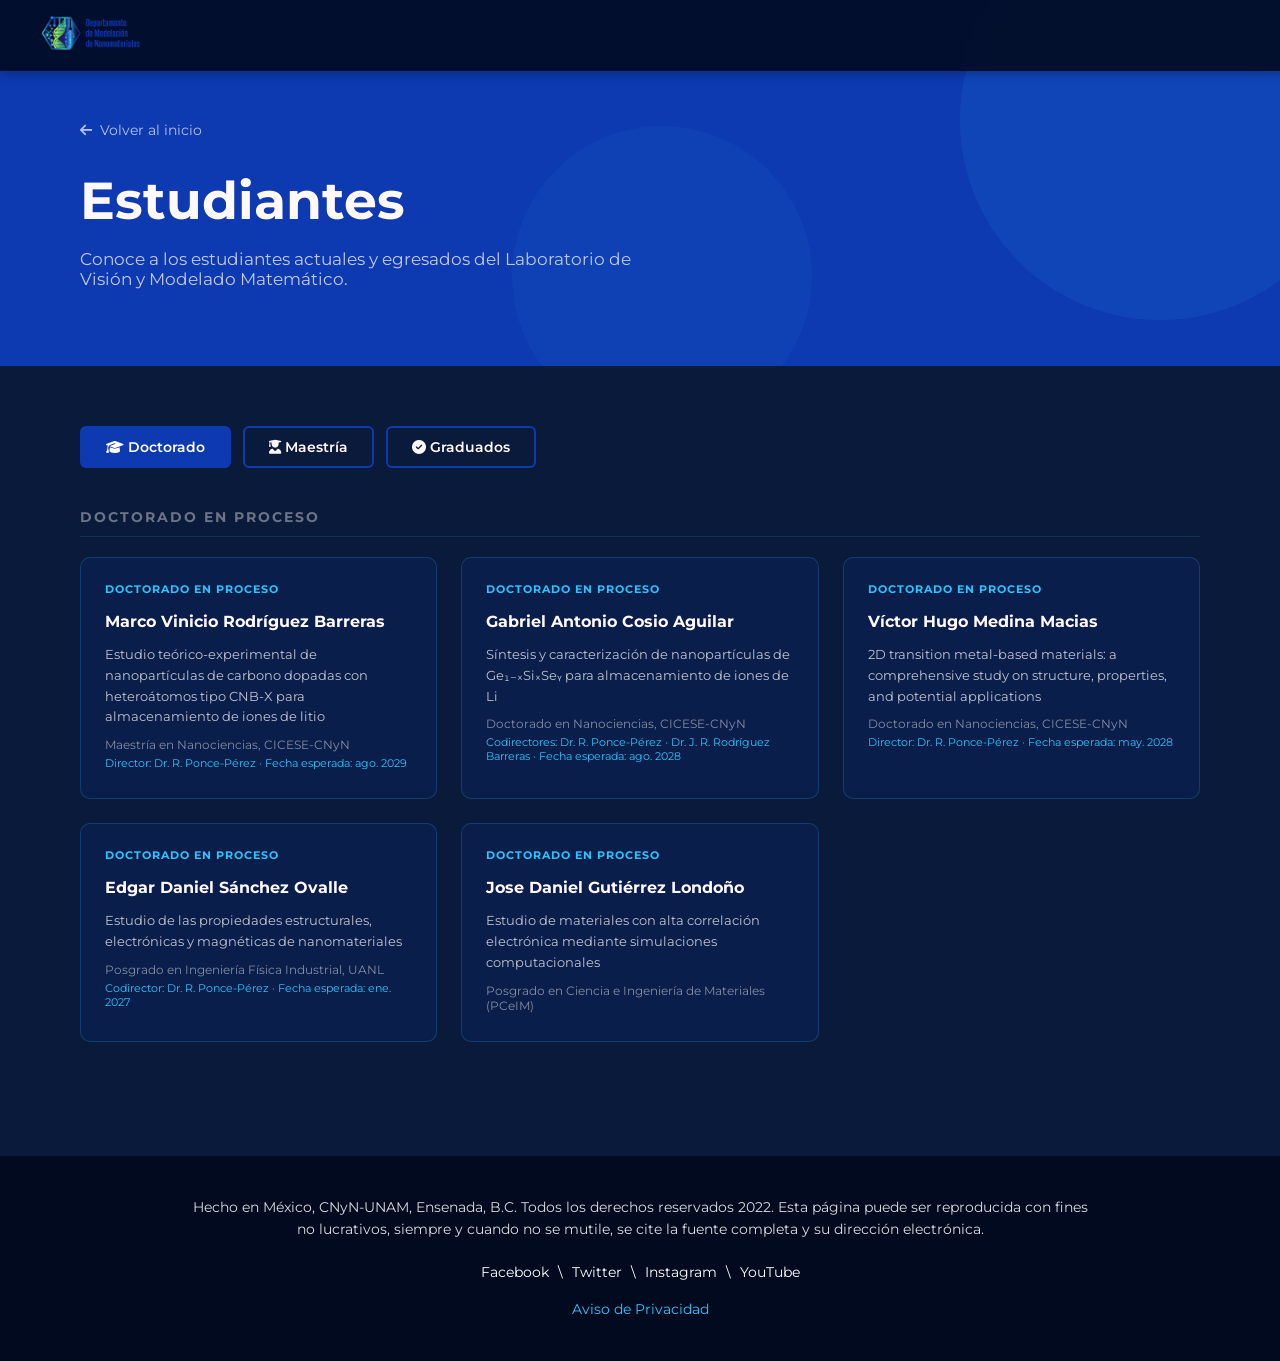
<file: estudiantes.html>
<!DOCTYPE html>
<html lang="es">

<head>
<meta charset="UTF-8">
<meta name="viewport" content="width=device-width, initial-scale=1">
<title>Estudiantes – LVMM</title>

<link rel="stylesheet" href="style.css">
<link rel="stylesheet" href="https://cdnjs.cloudflare.com/ajax/libs/font-awesome/6.5.0/css/all.min.css">
<link href="https://fonts.googleapis.com/css2?family=Montserrat:wght@300;400;600;700&display=swap" rel="stylesheet">

<style>
  /* PAGE HEADER */
  .page-header {
    background: var(--azul-principal);
    padding: 120px 80px 60px;
    position: relative;
    overflow: hidden;
  }

  .page-header::before {
    content: '';
    position: absolute;
    top: -80px; right: -80px;
    width: 400px; height: 400px;
    border-radius: 50%;
    background: rgba(44,196,252,0.08);
  }

  .page-header::after {
    content: '';
    position: absolute;
    bottom: -60px; left: 40%;
    width: 300px; height: 300px;
    border-radius: 50%;
    background: rgba(44,196,252,0.05);
  }

  .back-link {
    display: inline-flex;
    align-items: center;
    gap: 8px;
    color: rgba(255,249,251,0.7);
    text-decoration: none;
    font-size: 14px;
    margin-bottom: 30px;
    transition: 0.3s;
  }

  .back-link:hover { color: #2CC4FC; }

  .page-header h1 {
    font-size: 52px;
    font-weight: 700;
    color: #FFF9FB;
    margin: 0 0 12px;
  }

  .page-header p {
    color: rgba(255,249,251,0.75);
    font-size: 17px;
    max-width: 600px;
  }

  /* STATS BAR */
  .stats-bar {
    background: var(--negro-cientifico);
    padding: 30px 80px;
    display: flex;
    gap: 60px;
    border-bottom: 1px solid rgba(44,196,252,0.15);
  }

  .stat-item {
    text-align: center;
  }

  .stat-number {
    font-size: 36px;
    font-weight: 700;
    color: #2CC4FC;
  }

  .stat-label {
    font-size: 13px;
    color: rgba(255,249,251,0.55);
    text-transform: uppercase;
    letter-spacing: 1px;
    margin-top: 4px;
  }

  /* MAIN CONTENT */
  .students-page {
    padding: 60px 80px 100px;
    background: #0a1a3a;
    min-height: 70vh;
  }

  .students-tabs {
    display: flex;
    gap: 12px;
    margin-bottom: 40px;
    flex-wrap: wrap;
  }

  .tab-btn {
    padding: 10px 24px;
    border: 2px solid #0E3AB1;
    background: transparent;
    color: #FFF9FB;
    font-size: 14px;
    font-weight: 600;
    border-radius: 6px;
    cursor: pointer;
    transition: 0.3s;
    font-family: 'Montserrat', sans-serif;
  }

  .tab-btn:hover,
  .tab-btn.active {
    background: #0E3AB1;
    color: white;
  }

  .tab-content { display: none; }
  .tab-content.active { display: block; }

  .students-grid {
    display: grid;
    grid-template-columns: repeat(auto-fill, minmax(300px, 1fr));
    gap: 24px;
  }

  .student-card {
    background: rgba(14,58,177,0.15);
    border: 1px solid rgba(44,196,252,0.2);
    border-radius: 10px;
    padding: 24px;
    transition: 0.3s;
  }

  .student-card:hover {
    border-color: #2CC4FC;
    background: rgba(44,196,252,0.08);
    transform: translateY(-4px);
  }

  .student-card.graduated {
    background: rgba(2,10,32,0.4);
    border-color: rgba(255,249,251,0.1);
  }

  .student-degree {
    font-size: 11px;
    font-weight: 700;
    text-transform: uppercase;
    letter-spacing: 1px;
    color: #2CC4FC;
    margin-bottom: 10px;
  }

  .student-card.graduated .student-degree { color: #6bcb77; }

  .student-card h3 {
    font-size: 16px;
    color: #FFF9FB;
    margin-bottom: 10px;
  }

  .student-card p {
    font-size: 13px;
    color: rgba(255,249,251,0.75);
    line-height: 1.6;
    margin-bottom: 10px;
  }

  .student-card span {
    display: block;
    font-size: 12px;
    color: rgba(255,249,251,0.5);
    margin-bottom: 4px;
  }

  .student-card .director {
    color: #2CC4FC;
    font-size: 11px;
  }

  /* SECTION TITLE */
  .section-title {
    font-size: 14px;
    font-weight: 700;
    text-transform: uppercase;
    letter-spacing: 2px;
    color: rgba(255,249,251,0.4);
    margin-bottom: 20px;
    padding-bottom: 10px;
    border-bottom: 1px solid rgba(44,196,252,0.15);
  }
</style>
</head>

<body>

<!-- BARRA SUPERIOR -->
<header class="top-bar scrolled">
  <div class="logo-fixed">
    <a href="index.html"><img src="logo.png" alt="LVMM"></a>
  </div>
</header>

<!-- ENCABEZADO DE PÁGINA -->
<div class="page-header">
  <a href="index.html" class="back-link">
    <i class="fas fa-arrow-left"></i> Volver al inicio
  </a>
  <h1>Estudiantes</h1>
  <p>Conoce a los estudiantes actuales y egresados del Laboratorio de Visión y Modelado Matemático.</p>
</div>


<!-- CONTENIDO PRINCIPAL -->
<section class="students-page">

  <div class="students-tabs">
    <button class="tab-btn active" onclick="showTab('doctorado', event)">
      <i class="fas fa-graduation-cap"></i> Doctorado
    </button>
    <button class="tab-btn" onclick="showTab('maestria', event)">
      <i class="fas fa-user-graduate"></i> Maestría
    </button>
    <button class="tab-btn" onclick="showTab('graduados', event)">
      <i class="fas fa-check-circle"></i> Graduados
    </button>
  </div>

  <!-- DOCTORADO -->
  <div id="tab-doctorado" class="tab-content active">
    <p class="section-title">Doctorado en proceso</p>
    <div class="students-grid">

      <div class="student-card">
        <div class="student-degree">Doctorado en proceso</div>
        <h3>Marco Vinicio Rodríguez Barreras</h3>
        <p>Estudio teórico-experimental de nanopartículas de carbono dopadas con heteroátomos tipo CNB-X para almacenamiento de iones de litio</p>
        <span>Maestría en Nanociencias, CICESE-CNyN</span>
        <span class="director">Director: Dr. R. Ponce-Pérez · Fecha esperada: ago. 2029</span>
      </div>

      <div class="student-card">
        <div class="student-degree">Doctorado en proceso</div>
        <h3>Gabriel Antonio Cosio Aguilar</h3>
        <p>Síntesis y caracterización de nanopartículas de Ge₁₋ₓSiₓSeᵧ para almacenamiento de iones de Li</p>
        <span>Doctorado en Nanociencias, CICESE-CNyN</span>
        <span class="director">Codirectores: Dr. R. Ponce-Pérez · Dr. J. R. Rodríguez Barreras · Fecha esperada: ago. 2028</span>
      </div>

      <div class="student-card">
        <div class="student-degree">Doctorado en proceso</div>
        <h3>Víctor Hugo Medina Macias</h3>
        <p>2D transition metal-based materials: a comprehensive study on structure, properties, and potential applications</p>
        <span>Doctorado en Nanociencias, CICESE-CNyN</span>
        <span class="director">Director: Dr. R. Ponce-Pérez · Fecha esperada: may. 2028</span>
      </div>

      <div class="student-card">
        <div class="student-degree">Doctorado en proceso</div>
        <h3>Edgar Daniel Sánchez Ovalle</h3>
        <p>Estudio de las propiedades estructurales, electrónicas y magnéticas de nanomateriales</p>
        <span>Posgrado en Ingeniería Física Industrial, UANL</span>
        <span class="director">Codirector: Dr. R. Ponce-Pérez · Fecha esperada: ene. 2027</span>
      </div>

      <div class="student-card">
        <div class="student-degree">Doctorado en proceso</div>
        <h3>Jose Daniel Gutiérrez Londoño</h3>
        <p>Estudio de materiales con alta correlación electrónica mediante simulaciones computacionales</p>
        <span>Posgrado en Ciencia e Ingeniería de Materiales (PCeIM)</span>
      </div>

    </div>
  </div>

  <!-- MAESTRÍA -->
  <div id="tab-maestria" class="tab-content">
    <p class="section-title">Maestría en proceso</p>
    <div class="students-grid">

      <div class="student-card">
        <div class="student-degree">Maestría en proceso</div>
        <h3>Carlos Emiliano Pérez Barroso</h3>
        <p>Efecto de los solventes eutécticos profundos en la reacción de oxidación de oxígeno sobre grafeno dopado con nitrógeno</p>
        <span>PCeIM, CNyN-UNAM</span>
        <span class="director">Director: Dr. R. Ponce-Pérez · Fecha esperada: ene. 2027</span>
      </div>

      <div class="student-card">
        <div class="student-degree">Maestría en proceso</div>
        <h3>Luis Angel de León Alanís</h3>
        <p>Respuestas magneto-ópticas en altermagnetos: un estudio basado en primeros principios y análisis de simetrías</p>
        <span>PCeIM, CNyN-UNAM</span>
      </div>

      <div class="student-card">
        <div class="student-degree">Maestría en proceso</div>
        <h3>Zeltzin Fernanda Lopez Calixto</h3>
        <p>Evaluación de electrocatalizadores de carbono dopados con N para la reacción de reducción de oxígeno en solvente eutéctico profundo</p>
        <span>Nanociencias, CICESE-CNyN</span>
      </div>

    </div>
  </div>

  <!-- GRADUADOS -->
  <div id="tab-graduados" class="tab-content">
    <p class="section-title">Egresados del laboratorio</p>
    <div class="students-grid">

      <div class="student-card graduated">
        <div class="student-degree">✓ Maestría 2026</div>
        <h3>Raúl Eduardo Santoy Flores</h3>
        <p>Estudio teórico de carburos y nitruros de metales de transición con potenciales aplicaciones en almacenaje de energía</p>
        <span class="director">Director: Dr. R. Ponce-Pérez</span>
      </div>

      <div class="student-card graduated">
        <div class="student-degree">✓ Maestría 2025</div>
        <h3>Marco Vinicio Rodríguez Barreras</h3>
        <p>Estudio teórico-experimental de nanopartículas de carbono dopadas con nitrógeno y boro para almacenamiento de iones de litio</p>
        <span class="director">Codirectores: Dr. R. Ponce-Pérez · Dr. J. R. Rodríguez Barreras</span>
      </div>

      <div class="student-card graduated">
        <div class="student-degree">✓ Maestría 2024</div>
        <h3>Miguel Angel Amezcua Navarro</h3>
        <p>Obtención de grafeno dopado con nitrógeno a partir de distintos tipos de óxido de grafeno</p>
        <span class="director">Codirector: Dr. R. Ponce-Pérez</span>
      </div>

      <div class="student-card graduated">
        <div class="student-degree">✓ Maestría 2023</div>
        <h3>Víctor Hugo Medina Macias</h3>
        <p>First-principles calculations focused on the study of MXenes with potential applications in energy storage devices</p>
        <span class="director">Codirector: Dr. R. Ponce-Pérez</span>
      </div>

      <div class="student-card graduated">
        <div class="student-degree">✓ Maestría 2023</div>
        <h3>Edgar Daniel Sánchez Ovalle</h3>
        <p>Estudio de la formación de interfaces magnético-semiconductor con propiedades half-metal mediante cálculos de primeros principios</p>
        <span class="director">Codirector: Dr. R. Ponce-Pérez</span>
      </div>

      <div class="student-card graduated">
        <div class="student-degree">✓ Licenciatura 2022</div>
        <h3>Valeria Ríos Vargas</h3>
        <p>Efecto de borde en la estabilidad de diferentes nanocintas de Cr₂GeTe₆</p>
        <span class="director">Director: Dr. R. Ponce-Pérez</span>
      </div>

      <div class="student-card graduated">
        <div class="student-degree">✓ Licenciatura 2019</div>
        <h3>Gloria Elizabeth Rodríguez García</h3>
        <p>Estados iniciales del crecimiento epitaxial de MnN sobre la superficie (001) de GaN</p>
        <span class="director">Codirector: Dr. R. Ponce-Pérez · Mención honorífica</span>
      </div>

    </div>
  </div>

</section>

<!-- FOOTER -->
<footer class="footer">
  <p>
    Hecho en México, CNyN-UNAM, Ensenada, B.C. Todos los derechos reservados 2022.
    Esta página puede ser reproducida con fines no lucrativos, siempre y cuando no se mutile,
    se cite la fuente completa y su dirección electrónica.
  </p>
  <div class="social">
    <a href="#">Facebook</a><span> \ </span>
    <a href="#">Twitter</a><span> \ </span>
    <a href="#">Instagram</a><span> \ </span>
    <a href="#">YouTube</a>
  </div>
  <a href="https://privacidad.ens.cnyn.unam.mx/1" class="privacy">Aviso de Privacidad</a>
</footer>

<script>
function showTab(tabName, e) {
  document.querySelectorAll('.tab-content').forEach(t => t.classList.remove('active'));
  document.querySelectorAll('.tab-btn').forEach(b => b.classList.remove('active'));
  document.getElementById('tab-' + tabName).classList.add('active');
  if (e && e.target) e.target.classList.add('active');
}
</script>

</body>
</html>
</file>
<file: style.css>
/* VARIABLES DE COLOR DEL DEPARTAMENTO */
:root{
--azul-principal:#0E3AB1;
--azul-acento:#2CC4FC;
--azul-secundario:#099DF3;
--negro-cientifico:#020A20;
--blanco-suave:#FFF9FB;
}

/* CONFIGURACION GENERAL */
body{
margin:0;
font-family:'Montserrat', sans-serif;
background:var(--negro-cientifico);
color:var(--blanco-suave);
}

/* HERO */
.hero{
position:relative;
height:100vh;
overflow:hidden;
}

/* VIDEO */
.video-bg{
position:absolute;
width:100%;
height:100%;
object-fit:cover;
}



/* OSCURECER VIDEO */
.overlay{
position:absolute;
width:100%;
height:100%;
background:rgba(2,10,32,0.65);
}

/* BARRA SUPERIOR */
.top-bar{
position:fixed;
top:0;
left:0;
width:100%;
padding:15px 40px;
z-index:1000;
transition:0.4s;
}

/* CUANDO HACES SCROLL */
.top-bar.scrolled{
background:rgba(2,10,32,0.9);
backdrop-filter:blur(8px);
box-shadow:0 2px 10px rgba(0,0,0,0.3);
}

/* LOGO */
.logo-fixed img{
width:230px;
}

/* LOGO MAS PEQUEÑO AL SCROLL */
.top-bar.scrolled img{
width:100px;
}

/* TEXTO PRINCIPAL */
.hero-text{
position:absolute;
top:40%;
left:80px;
transform:translateY(-50%);
color:var(--blanco-suave);
max-width:700px;
z-index:3;
}

.hero-text h1{
font-size:60px;
font-weight:600;
line-height:1;
color:var(--azul-principal);

/* CONTORNO */
text-shadow:
-1px -1px 0 #1C177F,
1px -1px 0 #1C177F,
-1px 1px 0 #1C177F,
1px 1px 0 #1C177F;
}

.hero-text p{
font-size:20px;
opacity:0.9;
}

/* MENU DERECHO */
.menu-right{
position:fixed;
right:0;
top:50%;
transform:translateY(-50%);
z-index:10;
}
.menu-right ul{
list-style:none;
padding:0;
margin:0;
}
.menu-right li{
margin:12px 0;
}

/* BOTONES MENU */
.menu-right a{
display:flex;
align-items:center;
background:rgba(2,10,32,0.85);
color:var(--blanco-suave);
text-decoration:none;
padding:15px;
border-radius:12px 0 0 12px;
width:55px;
overflow:hidden;
transition:0.4s;
backdrop-filter:blur(10px);
}

/* ICONOS */
.menu-right i{
font-size:22px;
min-width:30px;
}

/* TEXTO MENU */
.menu-right span{
margin-left:15px;
white-space:nowrap;
opacity:0;
transition:0.3s;
}

/* HOVER MENU */
.menu-right a:hover{
width:260px;
background:#020A20;
color:#FFF9FB;
}
.menu-right a:hover span{
opacity:1;
}

/* SECCION ACERCA */
.about-section{
display:flex;
min-height:450px;
}

/* MITAD IZQUIERDA */
.about-left{
flex:1;
background:#0E3AB1;
color:#FFF9FB;
padding:80px;
}
.about-left h2{
font-size:38px;
margin-bottom:25px;
}
.about-left p{
font-size:18px;
line-height:1.7;
margin-bottom:20px;
}

/* MITAD DERECHA */
.about-right{
flex:1;
background:#020A20;
color:#FFF9FB;
padding:80px;
}

.about-right h2{
font-size:38px;
margin-bottom:25px;
}

.about-right p{
font-size:18px;
line-height:1.7;
margin-bottom:20px;
}

/* BOTONES */
.btn{
background:var(--blanco-suave);
border:none;
padding:15px 30px;
font-size:16px;
cursor:pointer;
transition:0.3s;
}

.btn:hover{
background:var(--azul-secundario);
color:var(--blanco-suave);
}

/* BOTON CLARO */
.btn-light{
background:var(--blanco-suave);
border:none;
padding:15px 30px;
font-size:14px;
cursor:pointer;
transition:0.3s;
}

.btn-light:hover{
background:var(--negro-cientifico);
color:var(--blanco-suave);
}

.projects{
background:white;
padding:70px 10%;
}

.section-title{
font-size:38px;
color:#1e40af;
margin-bottom:40px;
}

.slider-container{
display:flex;
align-items:center;
position:relative;
}

.project-slider{
display:flex;
overflow-x:auto;
scroll-behavior:smooth;
gap:30px;
}

.project-card{
min-width:320px;
border-top:2px solid #ddd;
padding-top:15px;
}

.project-card h3{
font-size:18px;
color:#1f2d3d;
margin-bottom:10px;
}

.project-card p{
font-size:14px;
color:#555;
margin-bottom:10px;
}

.project-card span{
display:block;
font-size:13px;
color:#777;
}

.nav{
background:#1e40af;
color:white;
border:none;
font-size:22px;
padding:10px 15px;
cursor:pointer;
border-radius:6px;
margin:0 10px;
}

.laboratories{
background:white;
padding:60px 10%;
}

.lab-container{
display:flex;
gap:40px;
}

.lab-card{
flex:1;
border-top:2px solid #ddd;
padding-top:20px;
}

.lab-card h3{
font-size:20px;
color:#1f2d3d;
}

.articles-section{
padding:100px 80px;
background:#020A20;
}

.articles-container{
display:flex;
gap:30px;
}

.article-card{
background:white;
color:black;
padding:30px;
border-radius:10px;
flex:1;
transition:0.3s;
}

.article-card:hover{
transform:translateY(-10px);
}

/* ===== CARRUSEL ===== */

/* CONTENEDOR PRINCIPAL */
.carousel{
position:fixed;
top:70px;
left:0;
width:100%;

background:rgba(2,10,32,0.9);
backdrop-filter:blur(10px);

padding:10px 40px;

z-index:999;

box-shadow:0 5px 20px rgba(0,0,0,0.4);

/* oculto al inicio */
opacity:0;
pointer-events:none;

transition:0.4s;
}

/* aparece al hacer scroll */
.carousel.show{
opacity:1;
pointer-events:auto;
}


/* TRACK */
.carousel-track{
display:flex;
gap:15px;

overflow-x:auto;
scroll-behavior:smooth;

cursor:grab;

/* efecto snap */
scroll-snap-type:x mandatory;
}

/* ocultar scroll */
.carousel-track::-webkit-scrollbar{
display:none;
}


/* ITEMS */
.carousel-item{
display:flex;
align-items:center;
gap:10px;

background:#0E3AB1;
color:white;

padding:12px 18px;
font-size:16px;

border-radius:8px;

cursor:pointer;
transition:0.3s;

white-space:nowrap;

min-width:150px; /* clave para scroll */
flex-shrink:0;

/* snap */
scroll-snap-align:start;
}

/* ICONOS */
.carousel-item i{
font-size:18px;
}


/* HOVER */
.carousel-item:hover{
background:#2CC4FC;
color:#020A20;
}


/* ACTIVO */
.carousel-item.active{
background:#2CC4FC;
color:#020A20;
}

.carousel-item.spacer{
min-width:40px; /* tamaño del espacio */
background:transparent;
pointer-events:none;
}


.news-section{
padding:100px 80px;
background:#f5f7fb;
text-align:center;
}

.news-card{
background:white;
padding:40px;
border-radius:10px;
display:inline-block;
}

.footer{
background:#020A20; /* azul marino */
color:white;
text-align:center;
padding:40px 20px;
font-size:14px;
line-height:1.6;
}

.footer p{
max-width:900px;
margin:0 auto 20px auto;
opacity:0.85;
}

.footer .social{
margin-bottom:15px;
}

.footer .social a{
color:white;
text-decoration:none;
margin:0 5px;
transition:0.3s;
}

.footer .social a:hover{
color:#2CC4FC;
}

.footer .privacy{
display:block;
margin-top:10px;
color:#2CC4FC;
text-decoration:none;
}

.footer .privacy:hover{
text-decoration:underline;
}

/* PUBLICATIONS BUTTON */
.btn-publications {
    display: inline-block;
    padding: 14px 32px;
    background: transparent;
    border: 2px solid #2CC4FC;
    color: #2CC4FC;
    font-size: 15px;
    font-weight: 600;
    text-decoration: none;
    border-radius: 8px;
    transition: 0.3s;
}
.btn-publications:hover {
    background: #2CC4FC;
    color: #020A20;
}

/* ARTICLE JOURNAL TAG */
.article-journal {
    font-size: 13px;
    color: #0E3AB1;
    font-weight: 600;
    margin-bottom: 10px;
}

/* ARTICLES CONTAINER – allow more cards */
.articles-container {
    display: grid;
    grid-template-columns: repeat(auto-fill, minmax(280px, 1fr));
    gap: 30px;
}

/* STUDENTS SECTION */
.students-section {
    padding: 100px 80px;
    background: #0a1a3a;
}

.students-tabs {
    display: flex;
    gap: 12px;
    margin-bottom: 40px;
    flex-wrap: wrap;
}

.tab-btn {
    padding: 10px 24px;
    border: 2px solid #0E3AB1;
    background: transparent;
    color: #FFF9FB;
    font-size: 14px;
    font-weight: 600;
    border-radius: 6px;
    cursor: pointer;
    transition: 0.3s;
    font-family: 'Montserrat', sans-serif;
}

.tab-btn:hover,
.tab-btn.active {
    background: #0E3AB1;
    color: white;
}

.tab-content {
    display: none;
}

.tab-content.active {
    display: block;
}

.students-grid {
    display: grid;
    grid-template-columns: repeat(auto-fill, minmax(300px, 1fr));
    gap: 24px;
}

.student-card {
    background: rgba(14, 58, 177, 0.15);
    border: 1px solid rgba(44, 196, 252, 0.2);
    border-radius: 10px;
    padding: 24px;
    transition: 0.3s;
}

.student-card:hover {
    border-color: #2CC4FC;
    background: rgba(44, 196, 252, 0.08);
    transform: translateY(-4px);
}

.student-card.graduated {
    background: rgba(2, 10, 32, 0.4);
    border-color: rgba(255, 249, 251, 0.1);
}

.student-degree {
    font-size: 11px;
    font-weight: 700;
    text-transform: uppercase;
    letter-spacing: 1px;
    color: #2CC4FC;
    margin-bottom: 10px;
}

.student-card.graduated .student-degree {
    color: #6bcb77;
}

.student-card h3 {
    font-size: 16px;
    color: #FFF9FB;
    margin-bottom: 10px;
}

.student-card p {
    font-size: 13px;
    color: rgba(255,249,251,0.75);
    line-height: 1.6;
    margin-bottom: 10px;
}

.student-card span {
    display: block;
    font-size: 12px;
    color: rgba(255,249,251,0.5);
    margin-bottom: 4px;
}

.student-card .director {
    color: #2CC4FC;
    font-size: 11px;
}

/* MODAL */
.modal {
    display: none;
    position: fixed;
    top: 0;
    left: 0;
    width: 100%;
    height: 100%;
    background: rgba(0, 0, 0, 0.7);
    justify-content: center;
    align-items: center;
    z-index: 5000;
}

.modal-content {
    background: white;
    width: 90%;
    max-width: 450px;
    padding: 35px;
    border-radius: 16px;
    position: relative;
    animation: popup 0.3s ease;
}

@keyframes popup {
    from {
        opacity: 0;
        transform: scale(0.8);
    }
    to {
        opacity: 1;
        transform: scale(1);
    }
}

.modal-content h2 {
    color: var(--blue);
    margin-bottom: 25px;
    text-align: center;
}

.modal-content form {
    display: flex;
    flex-direction: column;
    gap: 18px;
}

.modal-content input,
.modal-content textarea {
    padding: 12px;
    border: 1px solid #ccc;
    border-radius: 8px;
    font-size: 15px;
    outline: none;
}

.modal-content input:focus,
.modal-content textarea:focus {
    border-color: var(--light-blue);
}

.modal-content textarea {
    height: 120px;
    resize: none;
}

.modal-content button {
    padding: 12px;
    border: none;
    border-radius: 8px;
    background: var(--blue);
    color: white;
    font-size: 16px;
    font-weight: 600;
    cursor: pointer;
    transition: 0.3s;
}

.modal-content button:hover {
    background: var(--light-blue);
}

.close-modal {
    position: absolute;
    top: 12px;
    right: 18px;
    font-size: 26px;
    cursor: pointer;
    color: #999;
    transition: 0.3s;
}

.close-modal:hover {
    color: var(--blue);
}

/* CONTACT SECTION */
.contact-section {
    padding: 120px 10%;
    background: var(--dark);
    color: white;
    text-align: center;
}

.contact-section h2 {
    font-size: 40px;
    margin-bottom: 20px;
    color: white;
}

.contact-btn {
    display: inline-block;
    margin-top: 20px;
    padding: 16px 32px;
    background: var(--light-blue);
    color: white;
    font-size: 16px;
    font-weight: 600;
    text-decoration: none;
    border-radius: 8px;
    cursor: pointer;
    transition: 0.3s;
    border: none;
}

.contact-btn:hover {
    background: var(--blue);
    transform: translateY(-3px);
}
</file>
